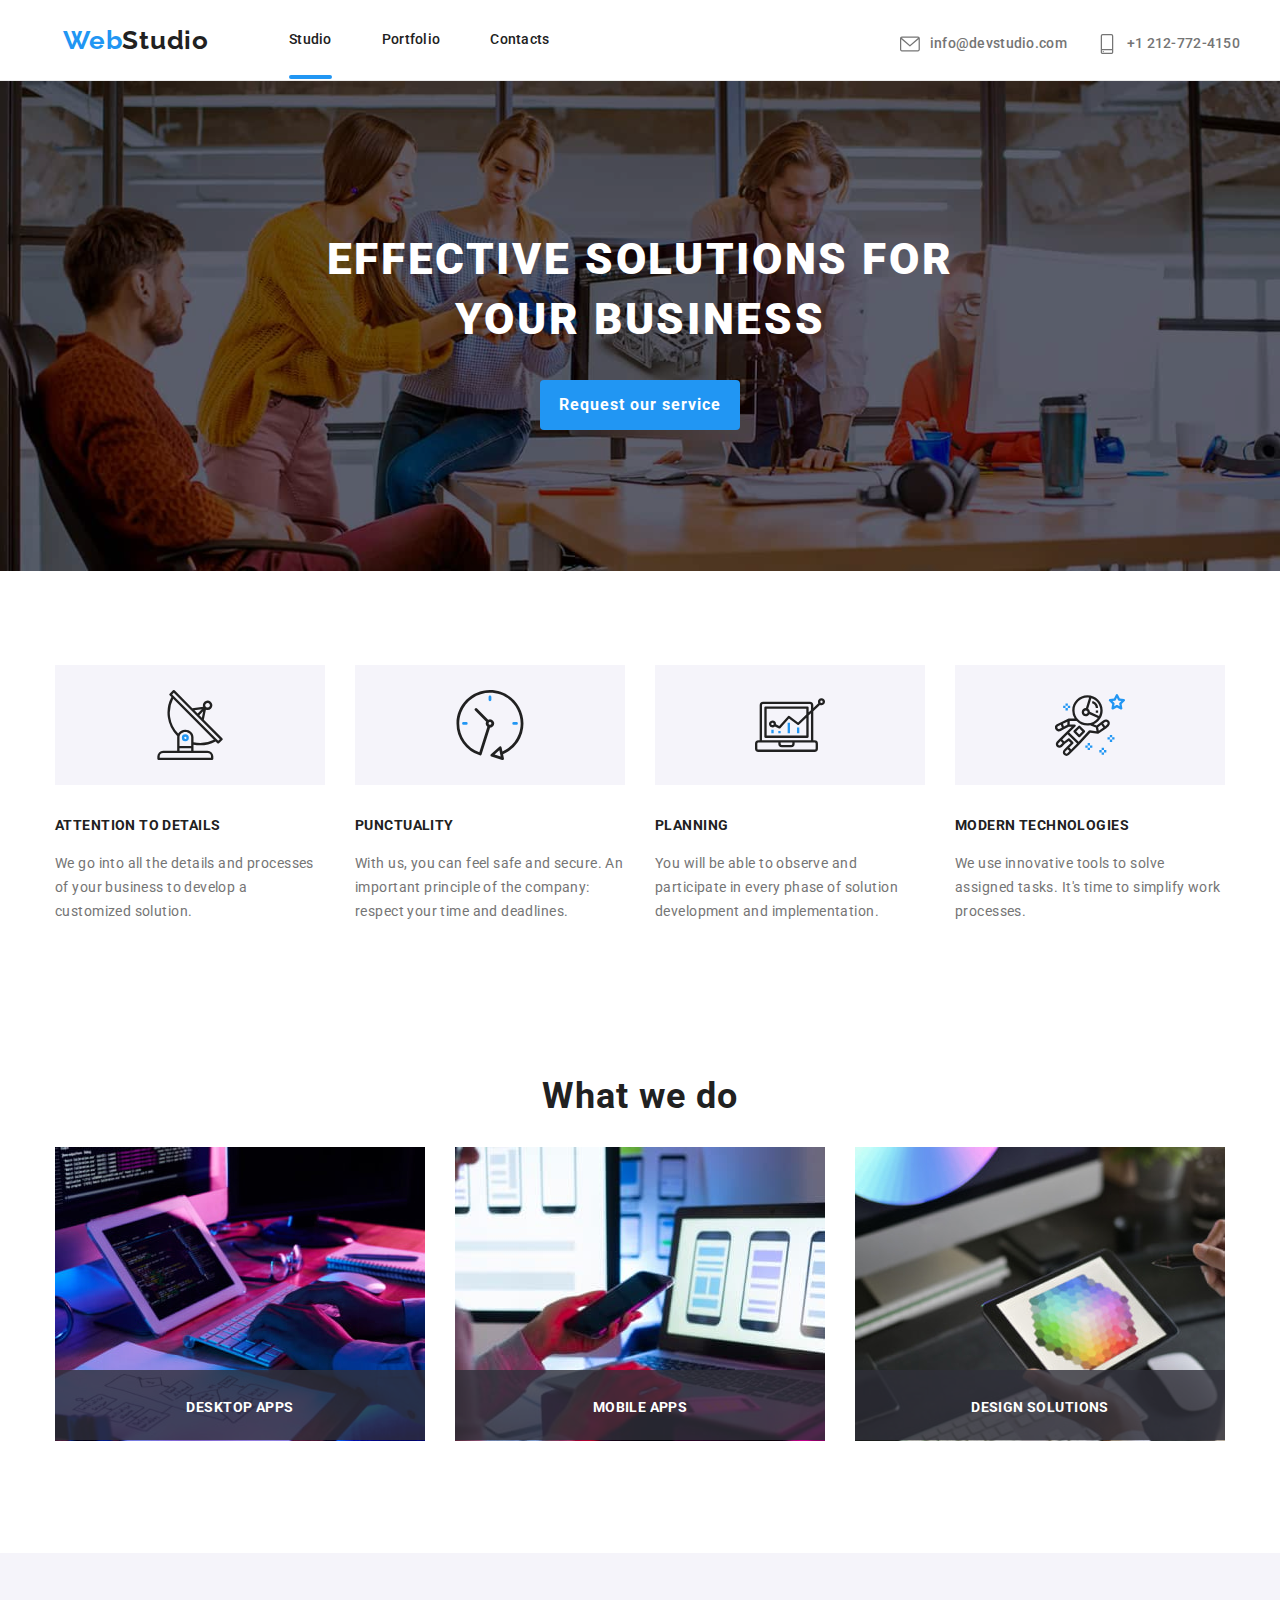
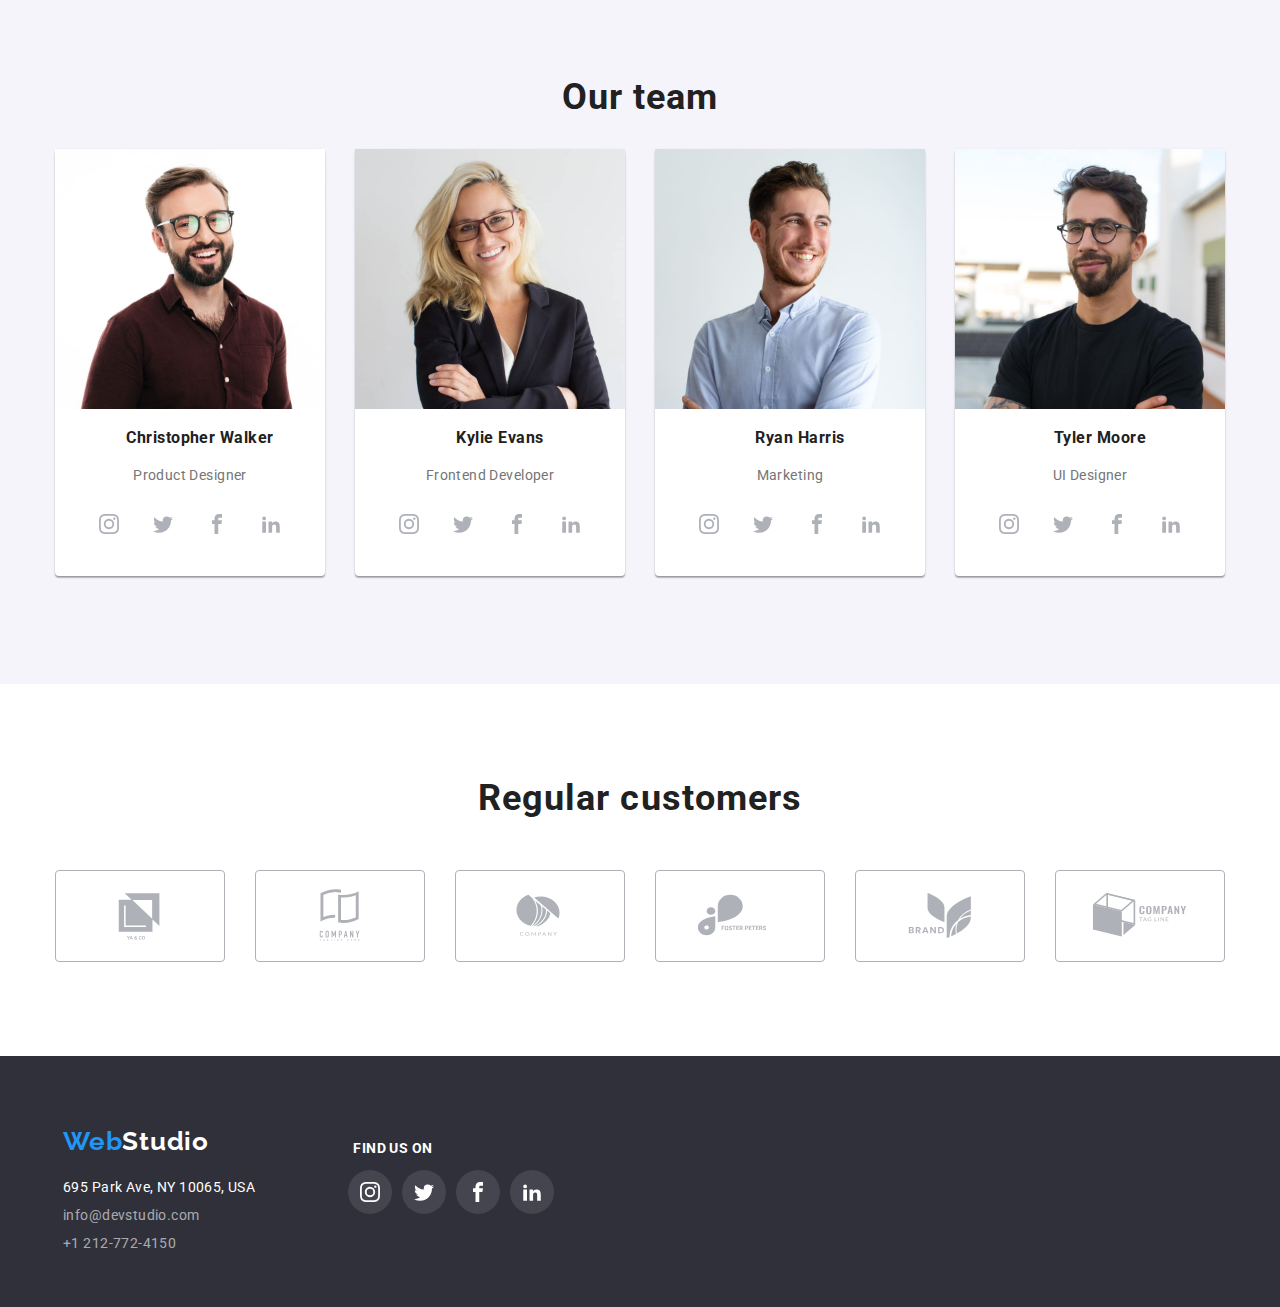
<file: index.html>
<!DOCTYPE html>
<html lang="en">
  <head>
    <meta charset="utf-8" />
    <title>tema pentru acasa #1</title>
    <link
      rel="stylesheet"
      href="https://cdnjs.cloudflare.com/ajax/libs/modern-normalize/1.0.0/modern-normalize.min.css"
    />
    <link rel="stylesheet" href="./css/styles.css" />
    <link rel="preconnect" href="https://fonts.googleapis.com" />
    <link rel="preconnect" href="https://fonts.gstatic.com" crossorigin />
    <link
      href="https://fonts.googleapis.com/css2?family=Raleway:wght@700&family=Roboto:wght@400;500;700;900&display=swap"
      rel="stylesheet"
    />
  </head>
  <body>
    <div class="header-border">
      <header class="page-header">
          <a class="webstudio-header" href="#">Web</a>
          <nav class="header-navigation">
              <ul class="navigation-list">
                <li class="nav-item">
                  <a class="navigation-link active-link" href="./index.html">Studio</a>
                </li>
                <li class="nav-item">
                  <a class="navigation-link" href="./portfolio.html">Portfolio</a>
                </li>
                <li class="nav-item">
                  <a class="navigation-link" href="Contacts">Contacts</a>
                </li>
              </ul>
          </nav>
      <div>
        <ul class="header-contact-details">
          <li class="header-contact"><svg class="header-icons" width="20px" height="20px"><use xlink:href="./images/icons.svg#icon-envelope"></use></svg>
            <a class="header-contact-link" href="mailto:info@devstudio.com"
              >info@devstudio.com</a
            >
          </li>
          <li class="header-contact"><svg class="header-icons" width="20px" height="20px"><use xlink:href="./images/icons.svg#icon-smartphone"></use></svg>
            <a class="header-contact-link" href="tel:+1212-772-4150"
              >+1 212-772-4150</a
            >
          </li>
        </ul>
      </div>
      </header>
      </div>
      <main>
        <section class="first-section">
          <div class="container">
          <h1>Effective solutions for your business</h1></div>
          <button data-modal-open class="request-button" type="button">
            Request our service
          </button>
<div class="backdrop is-hidden" data-modal>
  <div class="modal">
    <button data-modal-close class="close"><svg width="11px" height="11px" class="close-button"><use xlink:href="./images/icons.svg#icon-Vector-5"></use></svg></button>
  </div>
</div>
        </section>
        <div>
        <div class="container">
          <section class="section">
            <div>
              <ul class="section-icons-list">
                <li class="section-icon"><svg width="70px" height="70px"><use xlink:href="./images/icons.svg#icon-antenna-1"></use></svg></li>
                <li class="section-icon"><svg width="70px" height="70px"><use xlink:href="./images/icons.svg#icon-clock-1"></use></svg></li>
                <li class="section-icon"><svg width="70px" height="70px"><use xlink:href="./images/icons.svg#icon-diagram-1"></use></svg></li>
                <li class="section-icon"><svg width="70px" height="70px"><use xlink:href="./images/icons.svg#icon-astronaut-1"></use></svg></li>
              </ul>
            </div>
            <div class="container">
            <ul class="values">
              <li class="values-list">
                <h4 class="values-title">Attention to details</h4>
                <p class="values-description">
                  We go into all the details and processes of your business to
                  develop a customized solution.
                </p>
              </li>
              <li class="values-list">
                <h4 class="values-title">Punctuality</h4>
                <p class="values-description">
                  With us, you can feel safe and secure. An important principle
                  of the company: respect your time and deadlines.
                </p>
              </li>
              <li class="values-list">
                <h4 class="values-title">Planning</h4>
                <p class="values-description">
                  You will be able to observe and participate in every phase of
                  solution development and implementation.
                </p>
              </li>
              <li class="values-list">
                <h4 class="values-title">Modern technologies</h4>
                <p class="values-description">
                  We use innovative tools to solve assigned tasks. It's time to
                  simplify work processes.
                </p>
              </li>
            </ul>
          </section>
          </div>
        </div>
        <section class="third-section">
          <h2>What we do</h2>
          <ul class="activity">
            <li class="activities-list">
              <div class="activity-container">
                <p class="activity-description">Desktop apps</p>
                </div>
              <img
                src="images/img(7).jpg"
                alt="person coding on computer"
                width="370"
              />
            </li>
            
            <li class="activities-list">
              <div class="activity-container">
                <p class="activity-description">Mobile apps</p>
                </div>
              <img
                src="images/img(1)2.jpg"
                alt="person developing a mobile app"
                width="370"
              />
            </li>
            <li class="activities-list">
              <div class="activity-container">
                <p class="activity-description">Design solutions</p>
                </div>
              <img
                src="images/img(2)2.jpg"
                alt="person using a tablet to draw"
                width="370"
              />
            </li>
          </ul>
        </section>
        <section class="fourth-section">
          <h2>Our team</h2>
          <ul class="team">
            <li class="team-members-list">
              <img
                src="./images/CWalker.jpg"
                alt="Christopher Walker"
                width="270"
              />
              <h3 class="first-employee">Christopher Walker</h3>
              <p class="job-description">Product Designer</p>
              <div>
                <ul class="icons-list">
                  <li class="icon-list-item"><svg width="20px" height="20px"><use xlink:href="./images/icons.svg#icon-instagram"></use></svg></li>
                  <li class="icon-list-item"><svg width="20px" height="20px"><use xlink:href="./images/icons.svg#icon-twitter"></use></svg></li>
                  <li class="icon-list-item"><svg width="20px" height="20px"><use xlink:href="./images/icons.svg#icon-facebook"></use></svg></li>
                  <li class="icon-list-item"><svg width="20px" height="20px"><use xlink:href="./images/icons.svg#icon-linkedin"></use></svg></li>
                </ul>
              </div>
            </li>
            <li class="team-members-list">
              <img src="./images/KEvans.jpg" alt="Kylie Evans" width="270" />
              <h3 class="second-employee">Kylie Evans</h3>
              <p class="job-description">Frontend Developer</p>
              <div>
                <ul class="icons-list">
                  <li class="icon-list-item"><svg width="20px" height="20px"><use xlink:href="./images/icons.svg#icon-instagram"></use></svg></li>
                  <li class="icon-list-item"><svg width="20px" height="20px"><use xlink:href="./images/icons.svg#icon-twitter"></use></svg></li>
                  <li class="icon-list-item"><svg width="20px" height="20px"><use xlink:href="./images/icons.svg#icon-facebook"></use></svg></li>
                  <li class="icon-list-item"><svg width="20px" height="20px"><use xlink:href="./images/icons.svg#icon-linkedin"></use></svg></li>
                </ul>
              </div>
            </li>
            <li class="team-members-list">
              <img src="./images/RHarris.jpg" alt="Ryan Harris" width="270" />
              <h3 class="third-employee">Ryan Harris</h3>
              <p class="job-description">Marketing</p>
              <div>
                <ul class="icons-list">
                  <li class="icon-list-item"><svg width="20px" height="20px"><use xlink:href="./images/icons.svg#icon-instagram"></use></svg></li>
                  <li class="icon-list-item"><svg width="20px" height="20px"><use xlink:href="./images/icons.svg#icon-twitter"></use></svg></li>
                  <li class="icon-list-item"><svg width="20px" height="20px"><use xlink:href="./images/icons.svg#icon-facebook"></use></svg></li>
                  <li class="icon-list-item"><svg width="20px" height="20px"><use xlink:href="./images/icons.svg#icon-linkedin"></use></svg></li>
                </ul>
              </div>
            </li>
            <li class="team-members-list">
              <img src="./images/TMore.jpg" alt="Tyler Moore" width="270" />
              <h3 class="forth-employee">Tyler Moore</h3>
              <p class="job-description">UI Designer</p>
              <div>
                <ul class="icons-list">
                  <li class="icon-list-item"><svg width="20px" height="20px"><use xlink:href="./images/icons.svg#icon-instagram"></use></svg></li>
                  <li class="icon-list-item"><svg width="20px" height="20px"><use xlink:href="./images/icons.svg#icon-twitter"></use></svg></li>
                  <li class="icon-list-item"><svg width="20px" height="20px"><use xlink:href="./images/icons.svg#icon-facebook"></use></svg></li>
                  <li class="icon-list-item"><svg width="20px" height="20px"><use xlink:href="./images/icons.svg#icon-linkedin"></use></svg></li>
                </ul>
              </div>
            </li>
          </ul>
        </section>
        <div class="container">
        <section class="fifth-section">
          <h2>Regular customers</h2>
          <ul class="customers-icons">
            <li class="customer"><svg width="106px" height="60px"><use xlink:href="./images/icons.svg#icon-Logo-6"></use></svg></li>
            <li class="customer"><svg width="106px" height="60px"><use xlink:href="./images/icons.svg#icon-Logo-1"></use></svg></li>
             <li class="customer"><svg width="106px" height="60px"><use xlink:href="./images/icons.svg#icon-Logo-2"></use></svg></li>
              <li class="customer"><svg width="106px" height="60px"><use xlink:href="./images/icons.svg#icon-Logo-3"></use></svg></li>
               <li class="customer"><svg width="106px" height="60px"><use xlink:href="./images/icons.svg#icon-Logo-4"></use></svg></li>
                <li class="customer"><svg width="106px" height="60px"><use xlink:href="./images/icons.svg#icon-Logo-5"></use></svg></li>
          </ul>
        </section>
        </div>
      </main>
    </div>
      <footer>
        <div class="container">
          <div class="left-side-footer">
          <a class="webstudio-footer" href="#">Web</a>
          <address class="footer-contact">
            <ul class="footer-contact-details">
              <li class="address">
                <a id="address" href="">695 Park Ave, NY 10065, USA</a>
              </li>
              <li class="footer-contact">
                <a class="footer-contact-link" href="mailto:info@devstudio.com"
                  >info@devstudio.com</a
                >
              </li>
              <li class="footer-contact">
                <a class="footer-contact-link" href="tel:+1212-772-4150"
                  >+1 212-772-4150</a
                >
              </li>
            </ul>
          </address>
          </div>
          <div class="right-side-footer">
          <p class="icon-title">Find us on</p>
                <ul class="icons-footer">
                  <li class="icon-list-footer"><svg width="20px" height="20px"><use xlink:href="./images/icons.svg#icon-instagram"></use></svg></li>
                  <li class="icon-list-footer"><svg width="20px" height="20px"><use xlink:href="./images/icons.svg#icon-twitter"></use></svg></li>
                  <li class="icon-list-footer"><svg width="20px" height="20px"><use xlink:href="./images/icons.svg#icon-facebook"></use></svg></li>
                  <li class="icon-list-footer"><svg width="20px" height="20px"><use xlink:href="./images/icons.svg#icon-linkedin"></use></svg></li>
                </ul>
           </div>
              </div>
              </li>
              </ul>
         </div>
      </footer>
      <script src="modal.js"></script>
  </body>
</html>
</file>
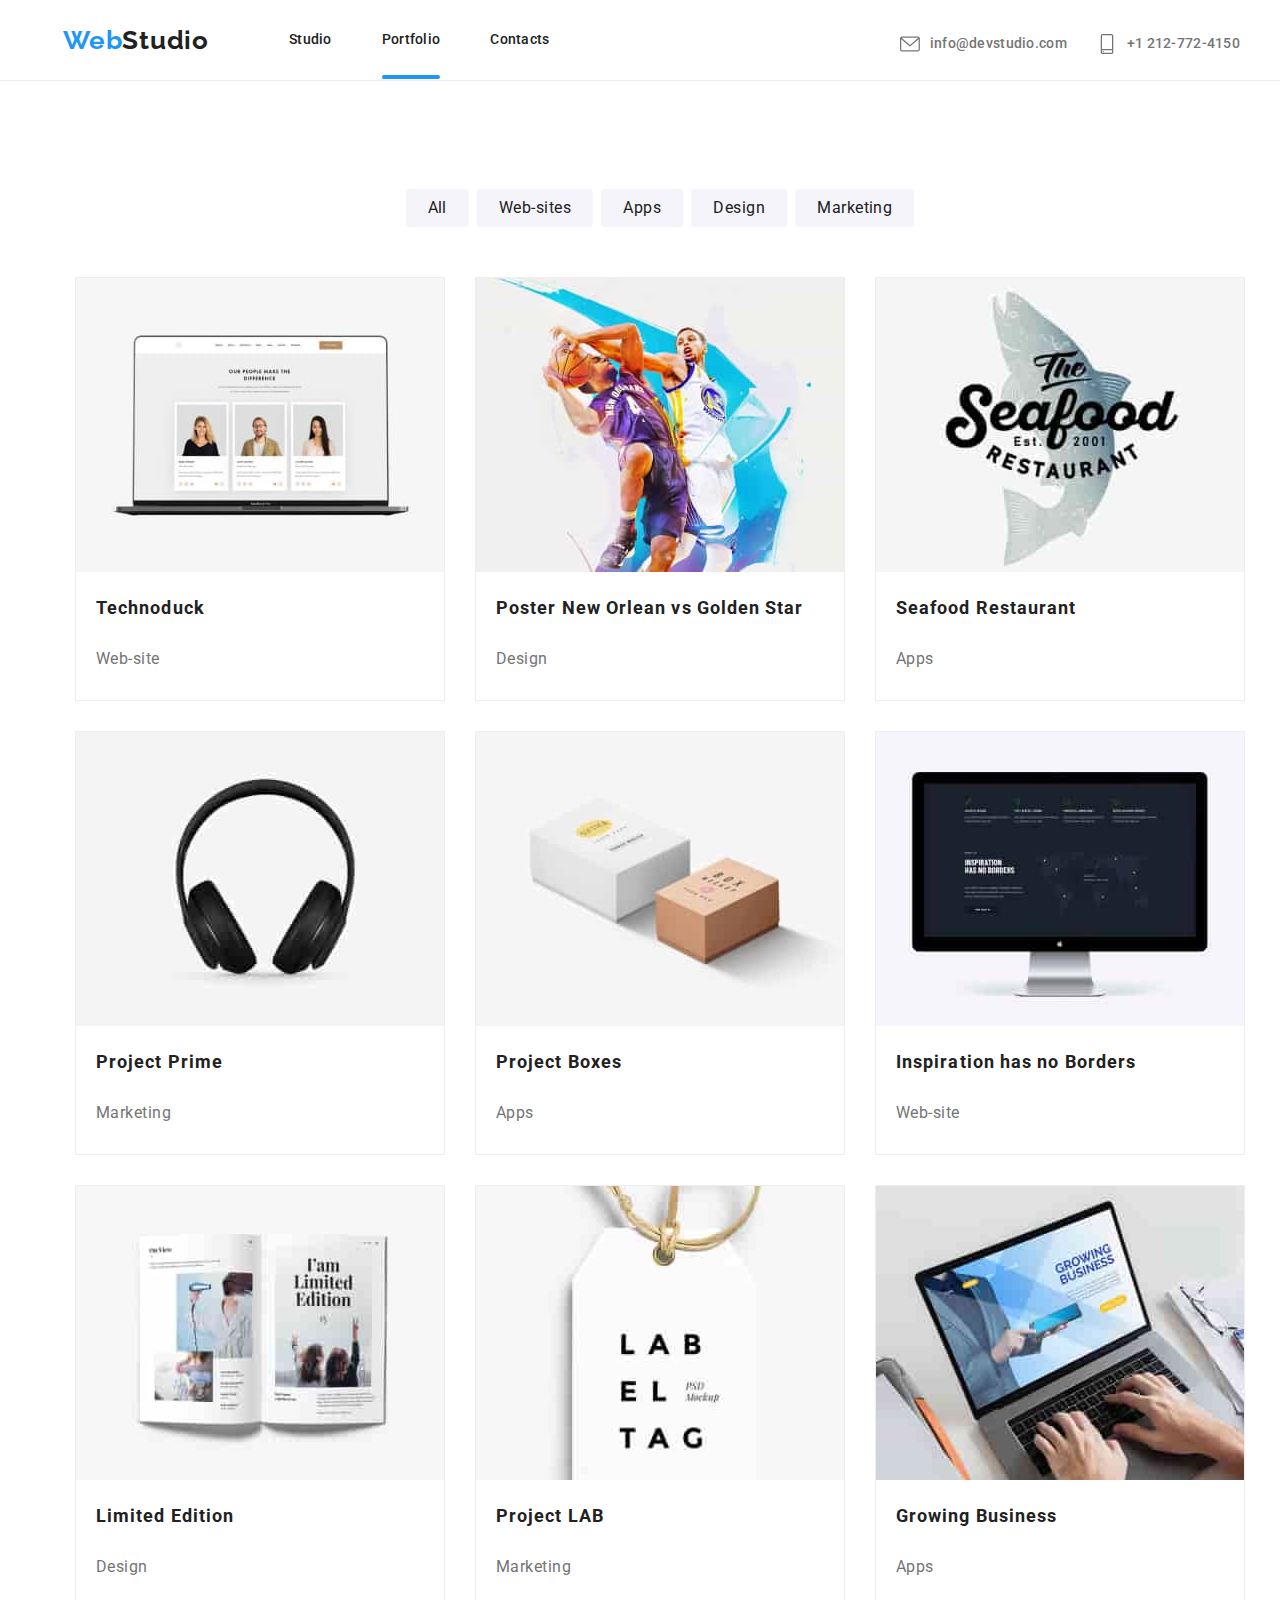
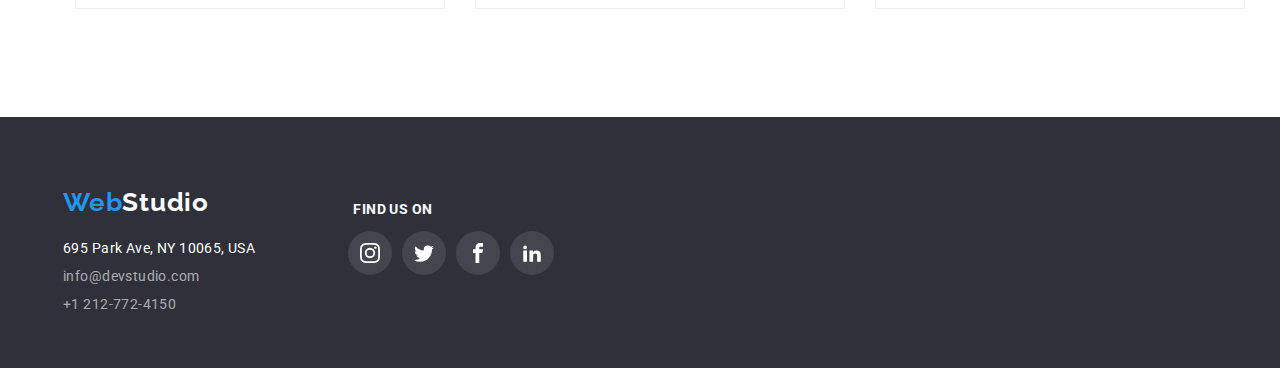
<file: portfolio.html>
<!DOCTYPE html>
<html lang="en">
  <head>
    <meta charset="utf-8" />
    <title>tema pentru acasa #2</title>
    <link
      rel="stylesheet"
      href="https://cdnjs.cloudflare.com/ajax/libs/modern-normalize/1.0.0/modern-normalize.min.css"
    />
    <link rel="stylesheet" href="./css/styles.css" />
    <link rel="preconnect" href="https://fonts.googleapis.com" />
    <link rel="preconnect" href="https://fonts.gstatic.com" crossorigin />
    <link
      href="https://fonts.googleapis.com/css2?family=Raleway:wght@700&family=Roboto:wght@400;500;700;900&display=swap"
      rel="stylesheet"
    />
  </head>
  <body>
    <div class="header-border">
      <header class="page-header">
          <a class="webstudio-header" href="#">Web</a>
          <nav class="header-navigation">
              <ul class="navigation-list">
                <li class="nav-item">
                  <a class="navigation-link" href="./index.html">Studio</a>
                </li>
                <li class="nav-item">
                  <a class="navigation-link active-link" href="./portfolio.html">Portfolio</a>
                </li>
                <li class="nav-item">
                  <a class="navigation-link" href="Contacts">Contacts</a>
                </li>
              </ul>
          </nav>
      <div>
        <ul class="header-contact-details">
          <li class="header-contact"><svg class="header-icons" width="20px" height="20px"><use xlink:href="./images/icons.svg#icon-envelope"></use></svg>
            <a class="header-contact-link" href="mailto:info@devstudio.com"
              >info@devstudio.com</a
            >
          </li>
          <li class="header-contact"><svg class="header-icons" width="20px" height="20px"><use xlink:href="./images/icons.svg#icon-smartphone"></use></svg>
            <a class="header-contact-link" href="tel:+1212-772-4150"
              >+1 212-772-4150</a
            >
          </li>
        </ul>
      </div>
      </header>
      </div>
    <main>
      <div class="container">
        <ul class="buttons">
          <li><button class="button" type="button">All</button></li>
          <li><button class="button" type="button">Web-sites</button></li>
          <li><button class="button" type="button">Apps</button></li>
          <li><button class="button" type="button">Design</button></li>
          <li><button class="button" type="button">Marketing</button></li>
        </ul>
      </div>
      <section class="section">
        <ul class="cards">
          <li class="cards-list">
            <div class="cards-list-1">
              <div class="overlay"></div>
            <img
              class="card-image"
              src="./images/laptop.jpg"
              alt="laptop"
              width="370"
            />
            </div>
            <div class="cards-list-2">
            <h3 class="card-title">Technoduck</h3>
            <p class="card-description">Web-site</p>
            </div>
          </li>
          <li class="cards-list">
            <div class="cards-list-1">
              <div class="overlay"></div>
            <img
              class="card-image"
              src="./images/basketball.jpg"
              alt="basketball players"
              width="370"
            /></div>
            <div class="cards-list-2">
            <h3 class="card-title">Poster New Orlean vs Golden Star</h3>
            <p class="card-description">Design</p>
            </div>
          </li>
          <li class="cards-list">
            <div class="cards-list-1">
              <div class="overlay"></div>
            <img
              class="card-image"
              src="./images/print.jpg"
              alt="restaurant name"
              width="370"
            /></div>
             <div class="cards-list-2">
            <h3 class="card-title">Seafood Restaurant</h3>
            <p class="card-description">Apps</p>
            </div>
          </li>
          <li class="cards-list">
            <div class="cards-list-1">
              <div class="overlay"></div>
            <img
              class="card-image"
              src="./images/headphones.jpg"
              alt="headphones"
              width="370"
            /></div>
            <div class="cards-list-2">
            <h3 class="card-title">Project Prime</h3>
            <p class="card-description">Marketing</p>
            </div>
          </li>
          <li class="cards-list">
             <div class="cards-list-1">
              <div class="overlay"></div>
            <img
              class="card-image"
              src="./images/box.jpg"
              alt="Boxes"
              width="370"
            /></div>
            <div class="cards-list-2">
            <h3 class="card-title">Project Boxes</h3>
            <p class="card-description">Apps</p>
             </div>
          </li>
          <li class="cards-list">
             <div class="cards-list-1">
              <div class="overlay"></div>
            <img
              class="card-image"
              src="./images/pc.jpg"
              alt="computer"
              width="370"
            /></div>
            <div class="cards-list-2">
            <h3 class="card-title">Inspiration has no Borders</h3>
            <p class="card-description">Web-site</p>
            </div>
          </li>
          <li class="cards-list">
            <div class="cards-list-1">
              <div class="overlay"></div>
            <img
              class="card-image"
              src="./images/magazine.jpg"
              alt="magazine"
              width="370"
            /></div>
            <div class="cards-list-2">
            <h3 class="card-title">Limited Edition</h3>
            <p class="card-description">Design</p>
            </div>
          </li>
          <li class="cards-list">
             <div class="cards-list-1">
              <div class="overlay"></div>
            <img
              class="card-image"
              src="./images/label.jpg"
              alt="label"
              width="370"
            /></div>
            <div class="cards-list-2">
            <h3 class="card-title">Project LAB</h3>
            <p class="card-description">Marketing</p>
            </div>
          </li>
          <li class="cards-list">
            <div class="cards-list-1">
              <div class="overlay"></div>
            <img
              class="card-image"
              src="./images/typing.jpg"
              alt="typing on laptop"
              width="370"
            /></div>
            <div class="cards-list-2">
            <h3 class="card-title">Growing Business</h3>
            <p class="card-description">Apps</p>
            </div>
          </li>
        </ul>
        </div>
      </section>
    </main>
    <footer>
        <div class="container">
          <div class="left-side-footer">
          <a class="webstudio-footer" href="#">Web</a>
          <address class="footer-contact">
            <ul class="footer-contact-details">
              <li class="address">
                <a id="address" href="">695 Park Ave, NY 10065, USA</a>
              </li>
              <li class="footer-contact">
                <a class="footer-contact-link" href="mailto:info@devstudio.com"
                  >info@devstudio.com</a
                >
              </li>
              <li class="footer-contact">
                <a class="footer-contact-link" href="tel:+1212-772-4150"
                  >+1 212-772-4150</a
                >
              </li>
            </ul>
          </address>
          </div>
          <div class="right-side-footer">
          <p class="icon-title">Find us on</p>
                <ul class="icons-footer">
                  <li class="icon-list-footer"><svg width="20px" height="20px"><use xlink:href="./images/icons.svg#icon-instagram"></use></svg></li>
                  <li class="icon-list-footer"><svg width="20px" height="20px"><use xlink:href="./images/icons.svg#icon-twitter"></use></svg></li>
                  <li class="icon-list-footer"><svg width="20px" height="20px"><use xlink:href="./images/icons.svg#icon-facebook"></use></svg></li>
                  <li class="icon-list-footer"><svg width="20px" height="20px"><use xlink:href="./images/icons.svg#icon-linkedin"></use></svg></li>
                </ul>
           </div>
              </div>
              </li>
              </ul>
         </div>
      </footer>
  </body>
</html>
</file>
<file: css/styles.css>
h1 {
  letter-spacing: 0.06em;
  text-align: center;
  font-weight: 900;
  font-size: 44px;
  line-height: 1.36;
  color: #ffffff;
  text-transform: uppercase;
  padding-top: 50px;
  padding-left: 250px;
  padding-right: 250px;
}
h2 {
  font-weight: 700;
  font-size: 36px;
  line-height: 1.16;
  letter-spacing: 0.03em;
  text-align: center;
  color: #212121;
}

h3 {
  font-weight: 700;
  letter-spacing: 0.03em;
  text-align: center;
  color: #212121;
  padding-left: 20px;
}

h4 {
  font-weight: 700;
  letter-spacing: 0.03em;
  text-transform: uppercase;
  text-align: left;
  color: #212121;
}

p {
  font-style: normal;
  font-weight: 400;
  line-height: 1.71;
  letter-spacing: 0.03em;
  color: #757575;
}

body {
  font-family: "Roboto", sans-serif;
  color: #212121;
  font-style: normal;
  font-weight: 500;
  font-size: 14px;
  line-height: 1.14;
}

header {
  width: 100%;
  background: #ffffff;
  height: 80px;
  margin: 0 auto;
}
footer {
  font-weight: 400;
  background: #2f303a;
  height: 251px;
  width: 100%;
  margin: 0 auto;
}
ul {
  list-style: none;
}

.header-border {
  width: 100%;
  border-bottom: 1px solid #ececec;
}
.page-header {
  display: flex;
  width: 1200px;
  margin: 0 auto;
}
.header-navigation {
  display: flex;
  flex-grow: 1;
}
.navigation-list {
  display: flex;
  gap: 50px;
  align-items: center;
  margin-left: 40px;
}
.navigation-link {
  letter-spacing: 0.02em;
  color: #212121;
  text-decoration: none;
  transition: color 250ms cubic-bezier(0.4, 0, 0.2, 1);
}
.header-contact-details {
  display: flex;
  gap: 30px;
  align-items: center;
}
.header-contact-link {
  letter-spacing: 0.02em;
  color: #757575;
  text-decoration: none;
  transition: color 250ms cubic-bezier(0.4, 0, 0.2, 1);
}
.webstudio-header,
.webstudio-footer {
  color: #2196f3;
  text-decoration: none;
  font-family: "Raleway";
  font-weight: 700;
  font-size: 26px;
  line-height: 1.93;
  letter-spacing: 0.03em;
  margin-left: 23px;
}

.navigation-link:hover,
.header-contact-link:hover,
.header-contact-link:focus,
.navigation-link:focus,
.footer-contact-link:hover,
.footer-contact-link:focus,
#address:hover,
#address:focus {
  color: #2196f3;
  cursor: pointer;
}

.webstudio-header::after {
  content: "Studio";
  color: #212121;
}
.webstudio-footer::after {
  content: "Studio";
  color: #ffffff;
}
.webstudio-footer {
  margin-bottom: 20px;
}
.webstudio-header {
  align-items: center;
  display: flex;
}
.section {
  padding-bottom: 94px;
  width: 100%;
}
.container {
  width: 1200px;
  margin: 0 auto;
}
.first-section {
  padding-top: 70px;
  background: #2f303a;
  height: 490px;
  width: 100%;
  margin-bottom: 94px;
  text-align: center;
  background-image: url(./../images/team.jpg);
  background-color: rgba(47, 48, 58, 0.4);
  background-blend-mode: multiply;
  background-size: cover;
  background-repeat: no-repeat;
}

.third-section {
  padding-bottom: 94px;
  width: 100%;
  padding-inline-start: 0px;
}
.fourth-section {
  background: #f5f4fa;
  padding-top: 94px;
  padding-bottom: 94px;
  width: 100%;
}

.values-description {
  text-align: left;
  width: 270px;
}

.activity,
.team,
.values {
  display: flex;
  gap: 30px;
  justify-content: center;
  padding-inline-start: 0px;
}
.team-members-list {
  box-shadow: 0px 1px 3px rgba(0, 0, 0, 0.12), 0px 1px 1px rgba(0, 0, 0, 0.14),
    0px 2px 1px rgba(0, 0, 0, 0.2);
  border-radius: 4px;
  background: #ffffff;
}
.job-description {
  text-align: center;
}

.request-button:hover,
.request-button:focus {
  box-shadow: 0px 4px 4px rgba(0, 0, 0, 0.15);
  cursor: pointer;
}
.request-button {
  font-weight: 700;
  font-size: 16px;
  line-height: 1.87;
  letter-spacing: 0.06em;
  color: #ffffff;
  border: none;
  background: #2196f3;
  border-radius: 4px;
  padding-top: 10px;
  padding-bottom: 10px;
  width: 200px;
  margin: 0 auto;
  transition: box-shadow 250ms cubic-bezier(0.4, 0, 0.2, 1);
}
.buttons {
  display: flex;
  justify-content: center;
  gap: 8px;
  margin-bottom: 50px;
  padding-top: 94px;
}
.button {
  font-size: 16px;
  line-height: 1.62;
  letter-spacing: 0.03em;
  border: none;
  color: #212121;
  background: #f5f4fa;
  border-radius: 4px;
  padding: 6px 22px;
  transition: color, background, box-shadow 250ms cubic-bezier(0.4, 0, 0.2, 1);
}
.button:hover,
.button:focus {
  color: #ffffff;
  background: #2196f3;
  border-radius: 4px;
  box-shadow: 0px 3px 1px rgba(0, 0, 0, 0.1), 0px 1px 2px rgba(0, 0, 0, 0.08),
    0px 2px 2px rgba(0, 0, 0, 0.12);
  cursor: pointer;
}

.cards {
  display: grid;
  grid-template-columns: repeat(3, 370px);
  grid-auto-rows: auto;
  grid-gap: 30px;
  justify-content: center;
}

.cards-list {
  box-sizing: border-box;
  border-top: 1px solid #eeeeee;
  border-right: 1px solid #eeeeee;
  border-left: 1px solid #eeeeee;
  border-bottom: 1px solid #eeeeee;
  transition: box-shadow 250ms cubic-bezier(0.4, 0, 0.2, 1);
}

.cards-list:hover {
  box-shadow: 0px 1px 1px rgba(0, 0, 0, 0.12), 0px 4px 4px rgba(0, 0, 0, 0.06),
    1px 4px 6px rgba(0, 0, 0, 0.16);
  cursor: pointer;
}

.card-title {
  font-family: "Roboto";
  font-weight: 700;
  font-size: 18px;
  line-height: 2;
  letter-spacing: 0.06em;
  text-align: left;
}
.card-description {
  color: #757575;
  font-weight: 400;
  font-size: 16px;
  line-height: 1.87;
  letter-spacing: 0.03em;
  padding-left: 20px;
}
#address {
  letter-spacing: 0.03em;
  color: #ffffff;
  font-style: normal;
  text-decoration: none;
  transition: color 250ms cubic-bezier(0.4, 0, 0.2, 1);
}

.address,
.footer-contact {
  margin-bottom: 12px;
}
.footer-contact-link {
  line-height: 1.14;
  letter-spacing: 0.03em;
  text-decoration: none;
  color: rgba(255, 255, 255, 0.6);
  font-style: normal;
  transition: color 250ms cubic-bezier(0.4, 0, 0.2, 1);
}

.footer-contact-details {
  padding-inline-start: 0px;
  margin-left: 23px;
}
.footer-background {
  background: #2f303a;
  width: 100%;
}
.icons-list {
  display: flex;
  gap: 10px;
  justify-content: center;
  padding: 0px;
  margin-bottom: 30px;
}
.icon-list-item {
  fill: #afb1b8;
  border-radius: 50%;
  display: flex;
  align-items: center;
  width: 44px;
  height: 44px;
  justify-content: center;
  transition: fill, background-color 250ms cubic-bezier(0.4, 0, 0.2, 1);
}

.icon-title {
  color: #ffffff;
  text-transform: uppercase;
  font-weight: 700;
  font-size: 14px;
  line-height: 16px;
  letter-spacing: 0.03em;
  margin-left: 45px;
}
.icon-list-footer {
  fill: #ffffff;
  background-color: rgba(255, 255, 255, 0.1);
  border-radius: 50%;
  display: flex;
  align-items: center;
  width: 44px;
  height: 44px;
  justify-content: center;
  transition: background-color 250ms cubic-bezier(0.4, 0, 0.2, 1);
}
.icons-footer {
  display: flex;
  gap: 10px;
  justify-content: center;
}

.footer-items {
  padding-inline-start: 0px;
}
.webstudio-footer-logo {
  padding-bottom: 20px;
}
.header-icons {
  margin-right: 10px;
  fill: #757575;
  transition: fill 250ms cubic-bezier(0.4, 0, 0.2, 1);
}

.header-contact {
  padding-top: 20px;
  display: flex;
  align-items: center;
}
.section-icons-list {
  display: flex;
  justify-content: center;
  gap: 30px;
  padding-inline-start: 0px;
}
.customers-icons {
  display: flex;
  justify-content: center;
  align-items: center;
  gap: 30px;
  margin-top: 50px;
  padding-inline-start: 0px;
}
.customer {
  box-sizing: border-box;
  border: 1px solid rgba(175, 177, 184, 1);
  border-radius: 4px;
  width: 170px;
  height: 92px;
  display: flex;
  justify-content: center;
  align-items: center;
  padding-inline-start: 0px;
  fill: #afb1b8;
  transition: 250ms cubic-bezier(0.4, 0, 0.2, 1);
}

.header-icons:hover {
  fill: #2196f3;
  cursor: pointer;
}

.icon-list-footer:hover {
  background-color: #2196f3;
  cursor: pointer;
}
.customer:hover {
  border: 1px solid #2196f3;
  fill: #2196f3;
  cursor: pointer;
}
.icon-list-item:hover {
  background-color: #2196f3;
  border-radius: 50%;
  display: flex;
  justify-content: center;
  align-items: center;
  fill: #ffffff;
  cursor: pointer;
}
.fifth-section {
  margin-top: 94px;
  margin-bottom: 94px;
}
.section-icon {
  background: #f5f4fa;
  border: 1px rgba(175, 177, 184, 1);
  width: 270px;
  height: 120px;
  box-sizing: border-box;
  align-items: center;
  display: flex;
  justify-content: center;
  padding-inline-start: 0px;
}
.left-side-footer {
  display: inline-block;
  margin-top: 60px;
  margin-right: 50px;
}
.right-side-footer {
  display: inline-block;
  white-space: nowrap;
  overflow-x: auto;
  margin-bottom: 20px;
}

.modal {
  position: fixed;
  left: 50%;
  top: 50%;
  transform: translate(-50%, -50%);
  width: 528px;
  height: 581px;
  background-color: #ffffff;
  box-shadow: 0px 1px 3px rgba(0, 0, 0, 0.12), 0px 1px 1px rgba(0, 0, 0, 0.14),
    0px 2px 1px rgba(0, 0, 0, 0.2);
  border-radius: 4px;
}

.is-hidden {
  pointer-events: none;
  opacity: 0;
  visibility: hidden;
}
.close {
  float: right;
  border: 1px solid rgba(0, 0, 0, 0.1);
  border-radius: 50%;
  padding-left: 10px;
  padding-right: 10px;
  padding-bottom: 10px;
  padding-top: 8px;
  width: 30px;
  height: 30px;
  background: #ffffff;
  transition: 250ms cubic-bezier(0.4, 0, 0.2, 1);
}
.close:hover,
.close:focus {
  text-decoration: none;
  cursor: pointer;
}
.backdrop {
  position: fixed;
  top: 0;
  right: 0;
  bottom: 0;
  left: 0;
  background-color: rgba(0, 0, 0, 0.2);
}
.cards-list-2 {
  height: 110px;
}
.cards-list-1 {
  height: 294px;
  overflow: hidden;
  position: relative;
}

.overlay {
  height: 294px;
  width: 370px;
  position: absolute;
  background: rgba(33, 150, 243, 0.9);
  transform: translateY(101%);
  transition: transform 250ms linear;
}

.cards-list-1:hover .overlay {
  transform: translateY(0px);
}

.activity-description {
  font-weight: 700;
  line-height: 16px;
  text-align: center;
  letter-spacing: 0.03em;
  text-transform: uppercase;
  color: #ffffff;
  padding-top: 15px;
}
.activity-container {
  position: absolute;
  width: 370px;
  height: 70px;
  background: rgba(47, 48, 58, 0.8);
  top: 1370px;
}
.navigation-link.active-link {
  position: relative;
}
.navigation-link.active-link::after {
  content: "";
  border: 2px solid #2196f3;
  width: 100%;
  position: absolute;
  bottom: -32px;
  border-radius: 4px;
  visibility: hidden;
  left: 0;
}

.navigation-link.active-link::after {
  visibility: visible;
}
</file>
